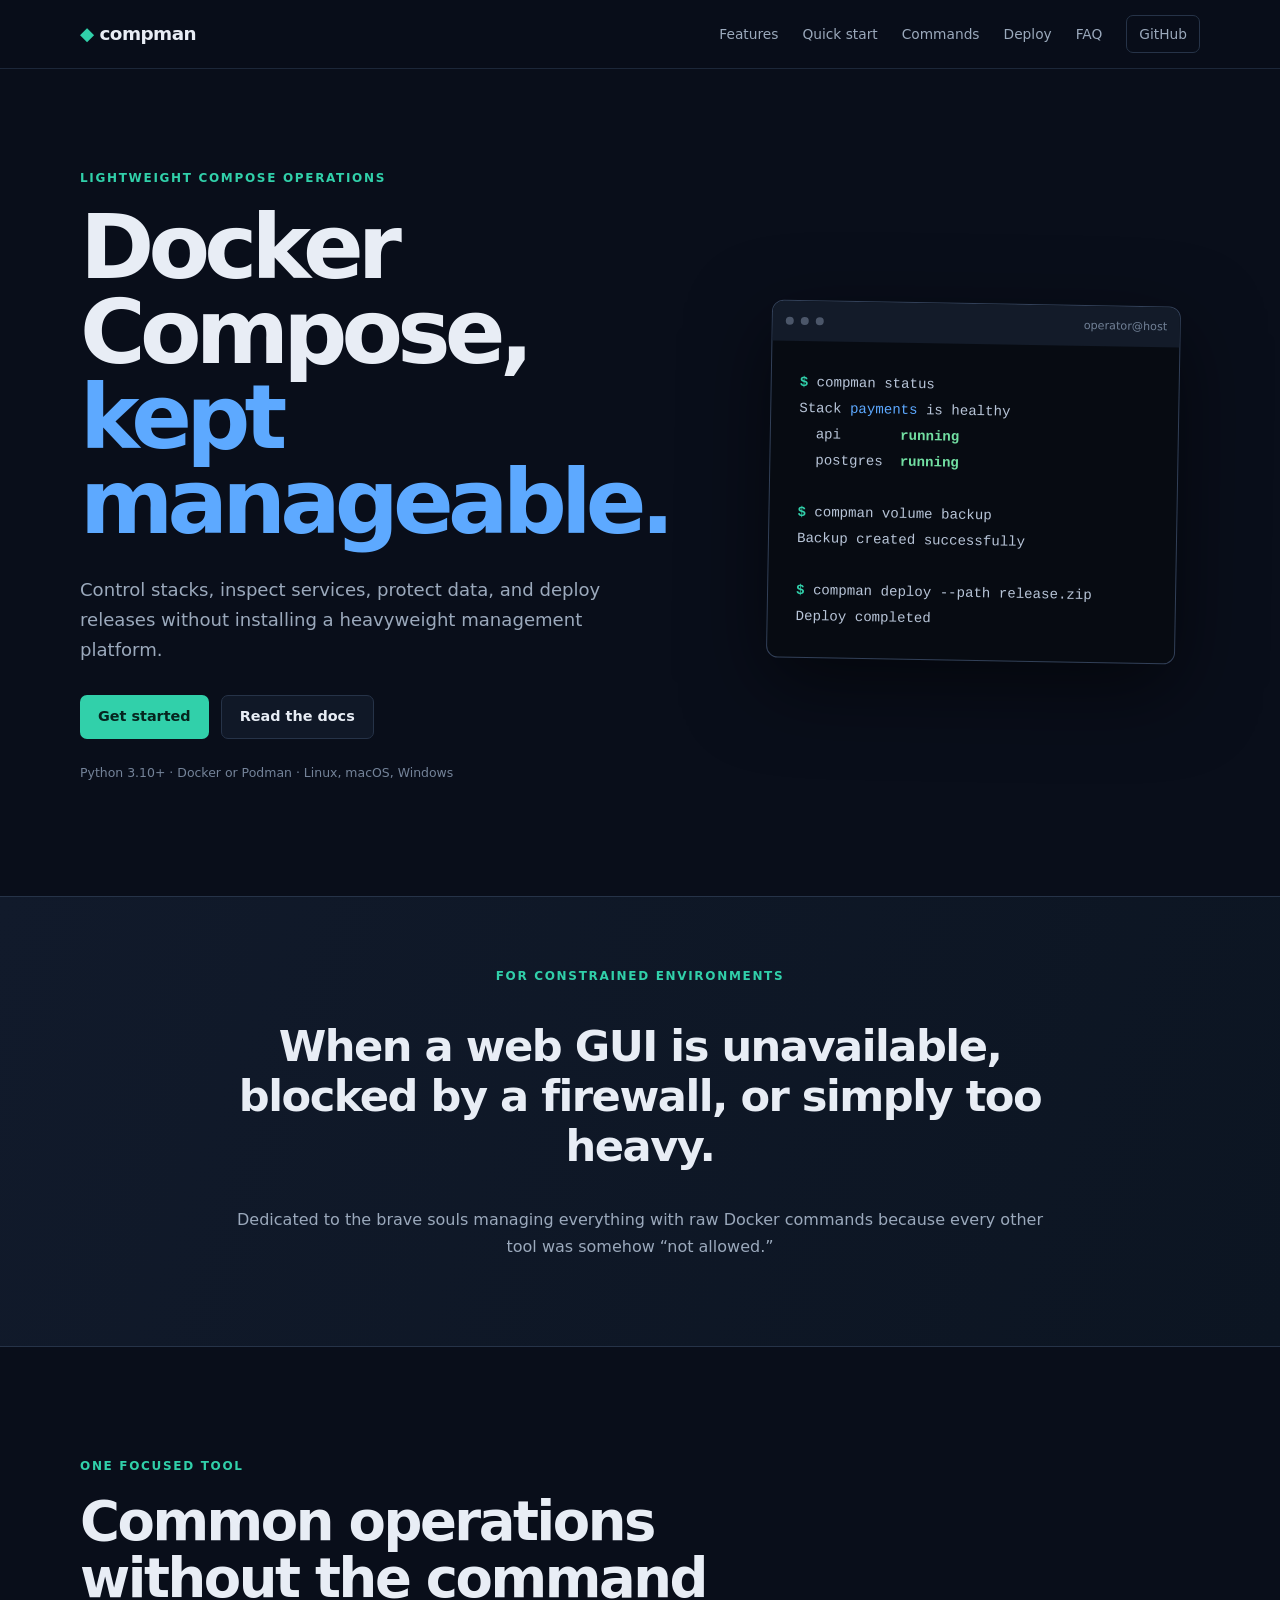
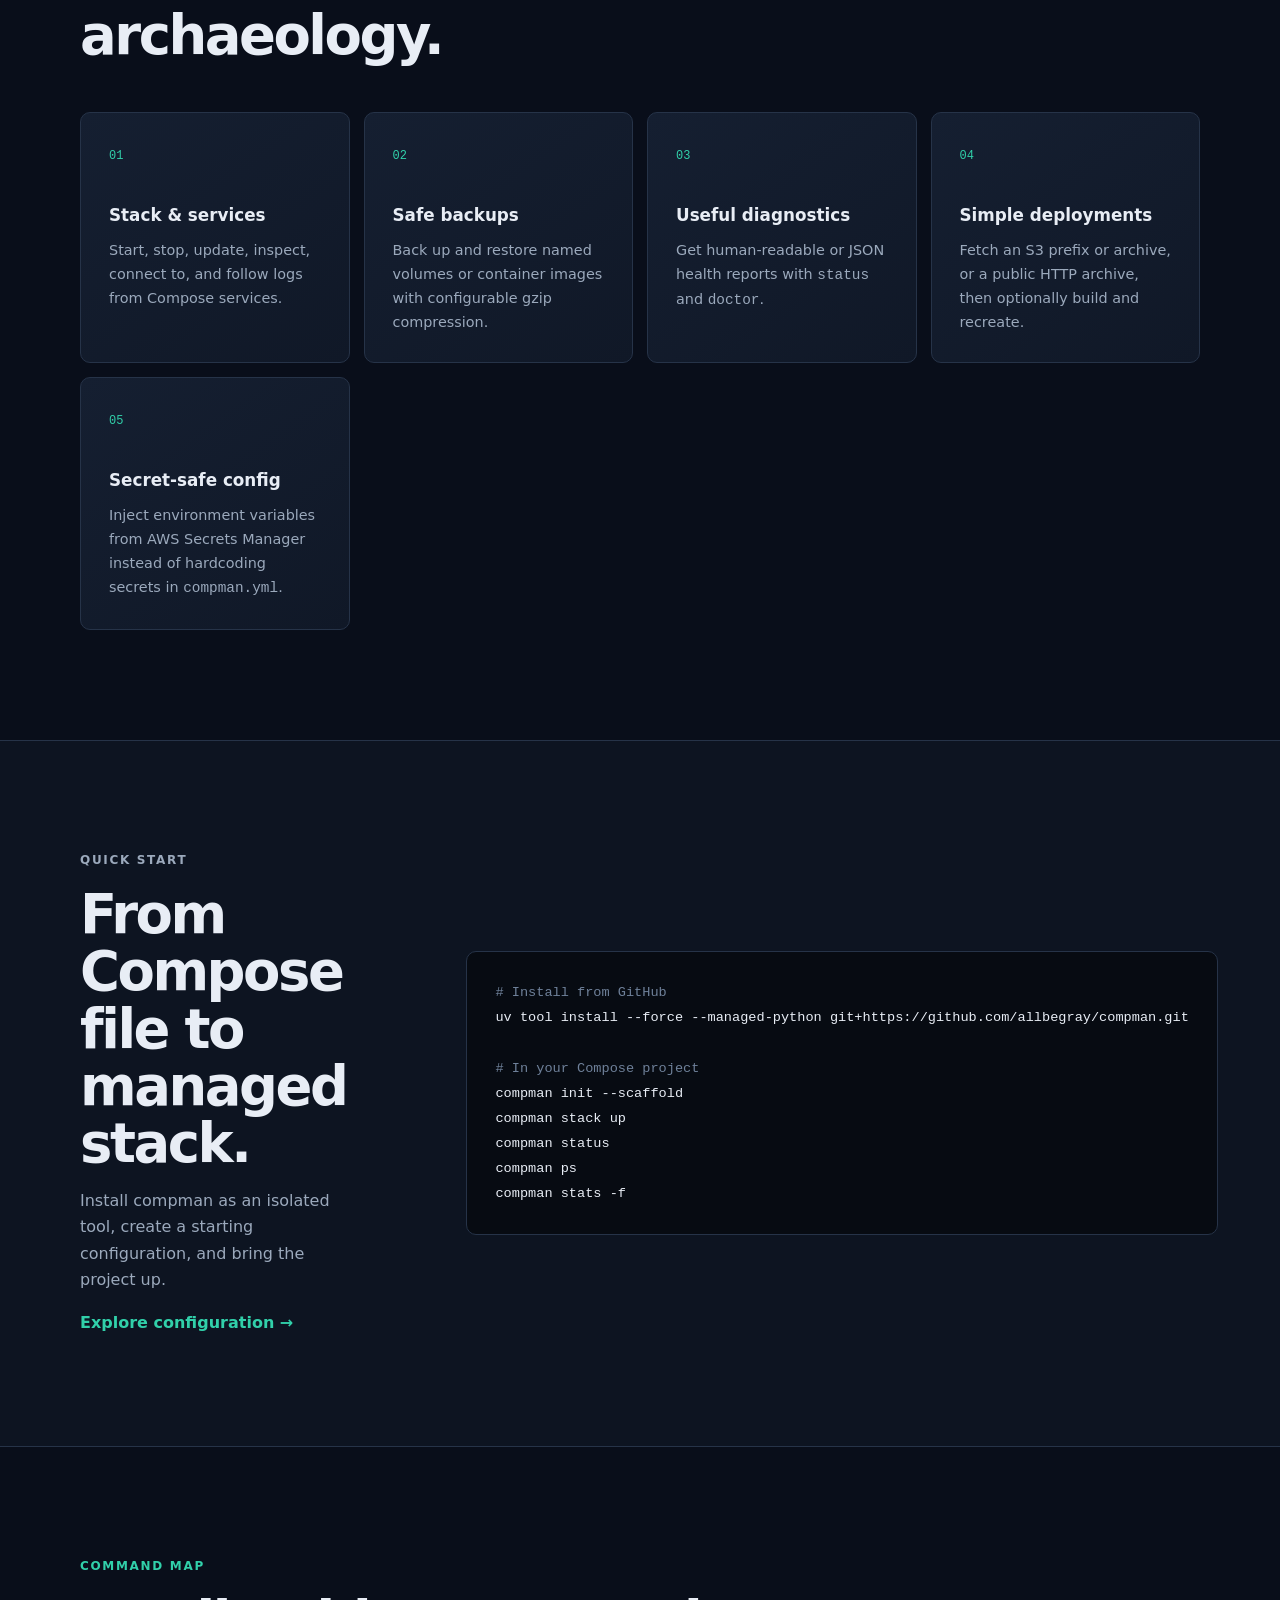
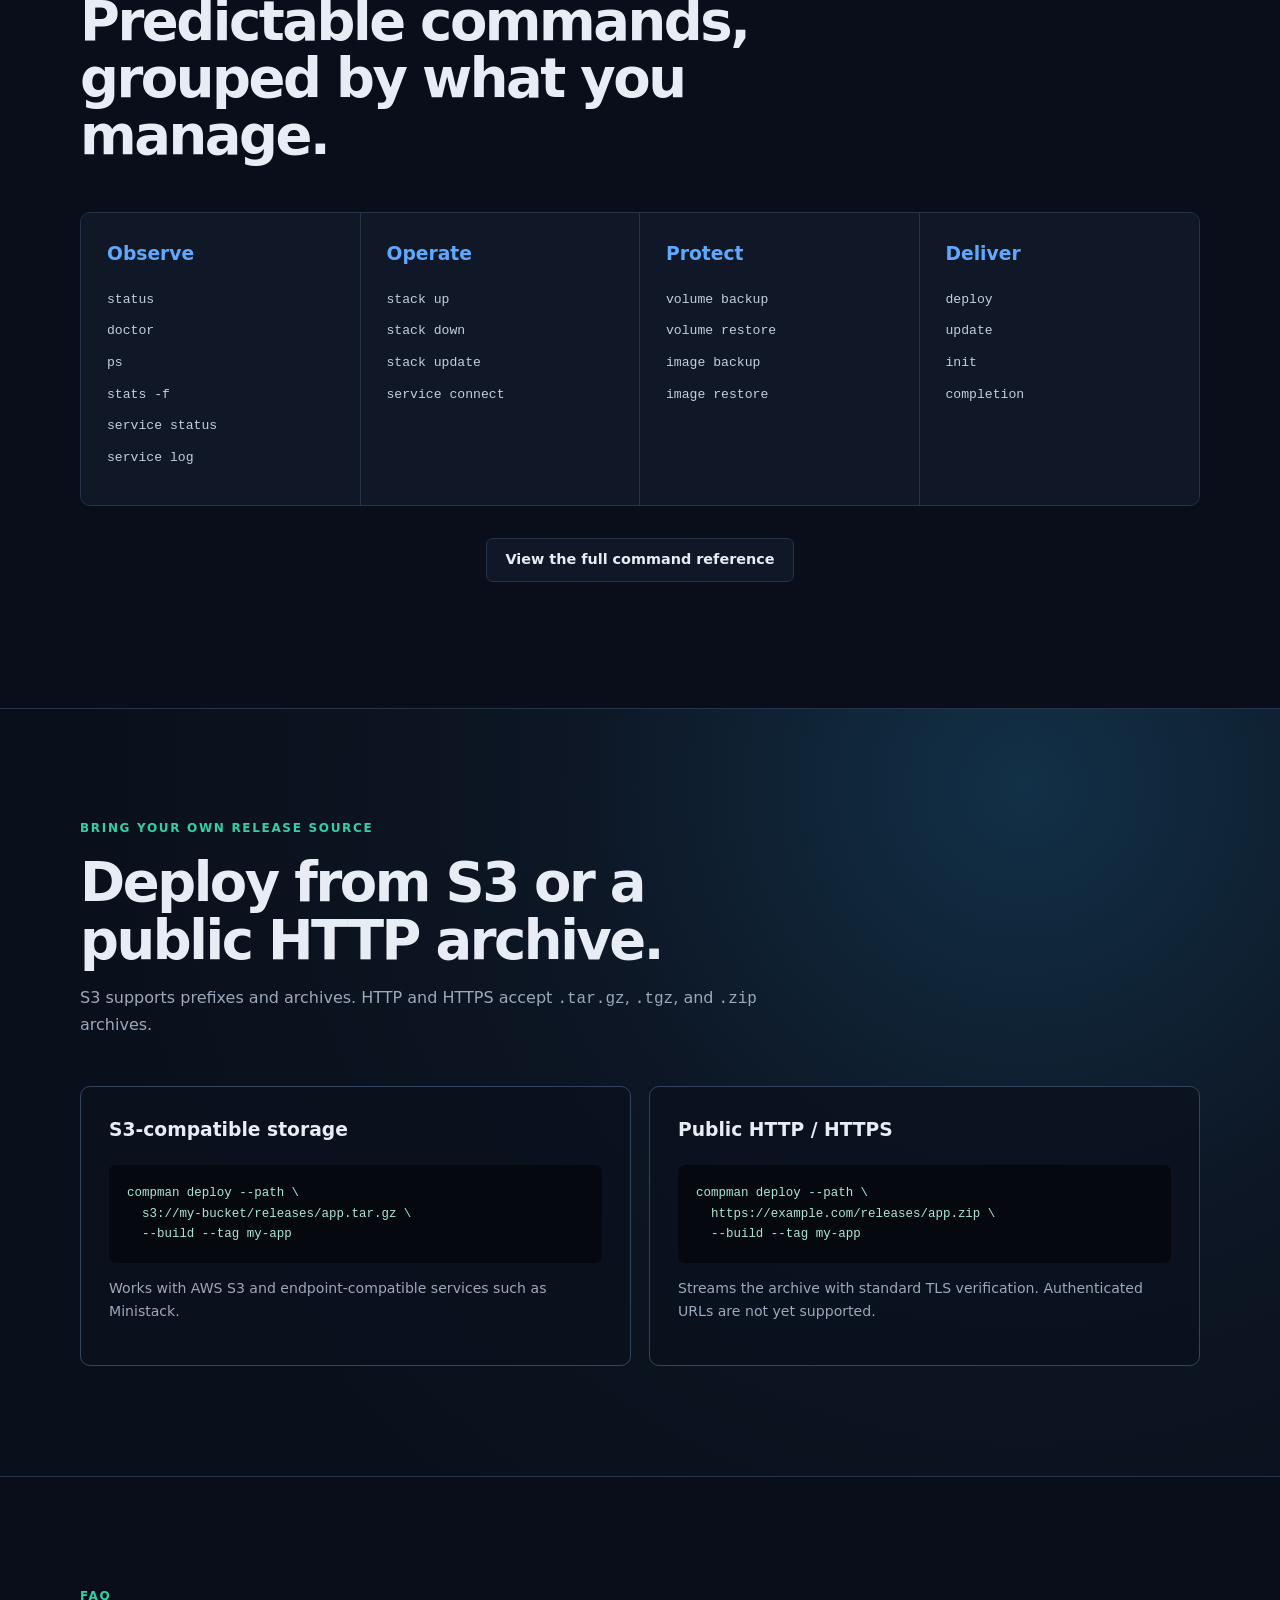
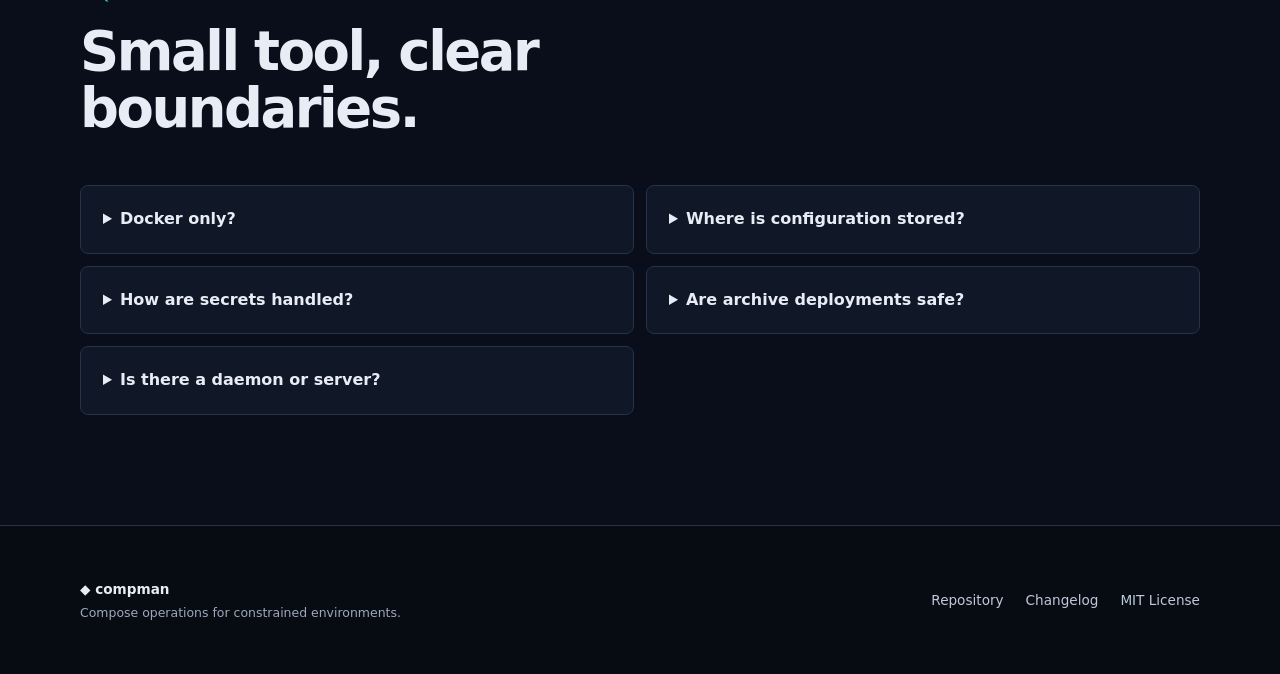
<file: docs/site/index.html>
<!doctype html>
<html lang="en">
<head>
  <meta charset="utf-8">
  <meta name="viewport" content="width=device-width, initial-scale=1">
  <meta name="description" content="compman is a lightweight CLI for Docker and Podman Compose stacks, backups, diagnostics, and deployments.">
  <meta name="theme-color" content="#090e1a">
  <title>compman — Docker Compose, kept manageable</title>
  <link rel="stylesheet" href="styles.css">
</head>
<body>
  <a class="skip-link" href="#main">Skip to content</a>
  <header class="site-header">
    <nav class="nav shell" aria-label="Main navigation">
      <a class="brand" href="#top"><span aria-hidden="true">◆</span> compman</a>
      <div class="nav-links">
        <a href="#features">Features</a>
        <a href="#quick-start">Quick start</a>
        <a href="#commands">Commands</a>
        <a href="#deploy">Deploy</a>
        <a href="#faq">FAQ</a>
        <a class="nav-github" href="https://github.com/allbegray/compman">GitHub</a>
      </div>
    </nav>
  </header>

  <main id="main">
    <section class="hero shell" id="top">
      <div class="hero-copy">
        <p class="eyebrow">Lightweight Compose operations</p>
        <h1>Docker Compose,<br><span>kept manageable.</span></h1>
        <p class="hero-lead">Control stacks, inspect services, protect data, and deploy releases without installing a heavyweight management platform.</p>
        <div class="hero-actions">
          <a class="button primary" href="#quick-start">Get started</a>
          <a class="button secondary" href="https://github.com/allbegray/compman#readme">Read the docs</a>
        </div>
        <p class="compatibility">Python 3.10+ · Docker or Podman · Linux, macOS, Windows</p>
      </div>
      <div class="terminal" aria-label="Example compman commands">
        <div class="terminal-bar"><i></i><i></i><i></i><span>operator@host</span></div>
        <pre><code><b>$</b> compman status
Stack <em>payments</em> is healthy
  api       <strong>running</strong>
  postgres  <strong>running</strong>

<b>$</b> compman volume backup
Backup created successfully

<b>$</b> compman deploy --path release.zip
Deploy completed</code></pre>
      </div>
    </section>

    <section class="audience">
      <div class="shell audience-inner">
        <p class="eyebrow">For constrained environments</p>
        <h2>When a web GUI is unavailable, blocked by a firewall, or simply too heavy.</h2>
        <p>Dedicated to the brave souls managing everything with raw Docker commands because every other tool was somehow “not allowed.”</p>
      </div>
    </section>

    <section class="section shell" id="features">
      <div class="section-heading">
        <p class="eyebrow">One focused tool</p>
        <h2>Common operations without the command archaeology.</h2>
      </div>
      <div class="feature-grid">
        <article class="card"><span class="card-icon">01</span><h3>Stack &amp; services</h3><p>Start, stop, update, inspect, connect to, and follow logs from Compose services.</p></article>
        <article class="card"><span class="card-icon">02</span><h3>Safe backups</h3><p>Back up and restore named volumes or container images with configurable gzip compression.</p></article>
        <article class="card"><span class="card-icon">03</span><h3>Useful diagnostics</h3><p>Get human-readable or JSON health reports with <code>status</code> and <code>doctor</code>.</p></article>
        <article class="card"><span class="card-icon">04</span><h3>Simple deployments</h3><p>Fetch an S3 prefix or archive, or a public HTTP archive, then optionally build and recreate.</p></article>
        <article class="card"><span class="card-icon">05</span><h3>Secret-safe config</h3><p>Inject environment variables from AWS Secrets Manager instead of hardcoding secrets in <code>compman.yml</code>.</p></article>
      </div>
    </section>

    <section class="section quick-start" id="quick-start">
      <div class="shell split-section">
        <div>
          <p class="eyebrow">Quick start</p>
          <h2>From Compose file to managed stack.</h2>
          <p>Install compman as an isolated tool, create a starting configuration, and bring the project up.</p>
          <a class="text-link" href="https://github.com/allbegray/compman#configuration">Explore configuration →</a>
        </div>
        <div class="code-panel">
          <pre><code><span># Install from GitHub</span>
uv tool install --force --managed-python git+https://github.com/allbegray/compman.git

<span># In your Compose project</span>
compman init --scaffold
compman stack up
compman status
compman ps
compman stats -f</code></pre>
        </div>
      </div>
    </section>

    <section class="section shell" id="commands">
      <div class="section-heading">
        <p class="eyebrow">Command map</p>
        <h2>Predictable commands, grouped by what you manage.</h2>
      </div>
      <div class="command-grid">
        <div><h3>Observe</h3><code>status</code><code>doctor</code><code>ps</code><code>stats -f</code><code>service status</code><code>service log</code></div>
        <div><h3>Operate</h3><code>stack up</code><code>stack down</code><code>stack update</code><code>service connect</code></div>
        <div><h3>Protect</h3><code>volume backup</code><code>volume restore</code><code>image backup</code><code>image restore</code></div>
        <div><h3>Deliver</h3><code>deploy</code><code>update</code><code>init</code><code>completion</code></div>
      </div>
      <p class="center"><a class="button secondary" href="https://github.com/allbegray/compman#commands">View the full command reference</a></p>
    </section>

    <section class="section deploy-section" id="deploy">
      <div class="shell">
        <div class="section-heading">
          <p class="eyebrow">Bring your own release source</p>
          <h2>Deploy from S3 or a public HTTP archive.</h2>
          <p>S3 supports prefixes and archives. HTTP and HTTPS accept <code>.tar.gz</code>, <code>.tgz</code>, and <code>.zip</code> archives.</p>
        </div>
        <div class="deploy-grid">
          <article><h3>S3-compatible storage</h3><pre><code>compman deploy --path \
  s3://my-bucket/releases/app.tar.gz \
  --build --tag my-app</code></pre><p>Works with AWS S3 and endpoint-compatible services such as Ministack.</p></article>
          <article><h3>Public HTTP / HTTPS</h3><pre><code>compman deploy --path \
  https://example.com/releases/app.zip \
  --build --tag my-app</code></pre><p>Streams the archive with standard TLS verification. Authenticated URLs are not yet supported.</p></article>
        </div>
      </div>
    </section>

    <section class="section shell" id="faq">
      <div class="section-heading"><p class="eyebrow">FAQ</p><h2>Small tool, clear boundaries.</h2></div>
      <div class="faq-grid">
        <details><summary>Docker only?</summary><p>No. compman auto-detects Docker Compose, Podman Compose, legacy docker-compose, and podman-compose.</p></details>
        <details><summary>Where is configuration stored?</summary><p>A project-local <code>compman.yml</code> describes the stack, Compose files, profiles, managed directories, and optional deploy source.</p></details>
        <details><summary>How are secrets handled?</summary><p>compman can inject environment variables from AWS Secrets Manager at command time, so secrets never need to live in <code>compman.yml</code>.</p></details>
        <details><summary>Are archive deployments safe?</summary><p>Archive extraction rejects absolute paths, traversal, and links. Managed-tree replacement rolls back if its file swap fails.</p></details>
        <details><summary>Is there a daemon or server?</summary><p>No. compman is an on-demand CLI that delegates container operations to the detected local runtime.</p></details>
      </div>
    </section>
  </main>

  <footer class="footer">
    <div class="shell footer-inner">
      <p><strong>◆ compman</strong><br><span>Compose operations for constrained environments.</span></p>
      <p><a href="https://github.com/allbegray/compman">Repository</a><a href="https://github.com/allbegray/compman/blob/main/CHANGELOG.md">Changelog</a><a href="https://github.com/allbegray/compman/blob/main/LICENSE">MIT License</a></p>
    </div>
  </footer>
</body>
</html>
</file>
<file: docs/site/styles.css>
:root {
  color-scheme: dark;
  --bg: #090e1a;
  --surface: #101827;
  --surface-2: #151f31;
  --line: #263348;
  --text: #e8edf5;
  --muted: #9ba9bc;
  --accent: #31d0aa;
  --accent-2: #5da9ff;
  --max: 1120px;
  font-family: Inter, ui-sans-serif, system-ui, -apple-system, BlinkMacSystemFont, "Segoe UI", sans-serif;
}

* { box-sizing: border-box; }
html { scroll-behavior: smooth; }
body { margin: 0; background: var(--bg); color: var(--text); line-height: 1.65; }
a { color: inherit; text-decoration: none; }
code, pre { font-family: "Cascadia Code", "SFMono-Regular", Consolas, monospace; }
.shell { width: min(calc(100% - 40px), var(--max)); margin-inline: auto; }
.skip-link { position: fixed; top: -80px; left: 16px; z-index: 20; padding: 10px 14px; background: var(--accent); color: #06251f; border-radius: 6px; }
.skip-link:focus { top: 12px; }
:focus-visible { outline: 3px solid var(--accent-2); outline-offset: 4px; border-radius: 3px; }

.site-header { position: sticky; top: 0; z-index: 10; background: color-mix(in srgb, var(--bg) 88%, transparent); border-bottom: 1px solid color-mix(in srgb, var(--line) 70%, transparent); backdrop-filter: blur(18px); }
.nav { min-height: 68px; display: flex; align-items: center; justify-content: space-between; gap: 30px; }
.brand { font-weight: 800; letter-spacing: -.03em; font-size: 1.15rem; }
.brand span { color: var(--accent); }
.nav-links { display: flex; align-items: center; gap: 24px; font-size: .86rem; color: var(--muted); }
.nav-links a:hover { color: var(--text); }
.nav-github { border: 1px solid var(--line); padding: 7px 12px; border-radius: 7px; }

.hero { min-height: 680px; display: grid; grid-template-columns: 1.05fr .95fr; gap: clamp(40px, 8vw, 100px); align-items: center; padding-block: 100px; }
.eyebrow { margin: 0 0 16px; color: var(--accent); font-size: .75rem; font-weight: 800; letter-spacing: .14em; text-transform: uppercase; }
h1 { margin: 0; font-size: clamp(3.1rem, 7vw, 5.8rem); line-height: .95; letter-spacing: -.065em; }
h1 span { color: var(--accent-2); }
.hero-lead { max-width: 620px; margin: 30px 0; color: var(--muted); font-size: 1.13rem; }
.hero-actions { display: flex; gap: 12px; flex-wrap: wrap; }
.button { display: inline-flex; min-height: 44px; align-items: center; justify-content: center; padding: 0 18px; border-radius: 7px; font-weight: 750; font-size: .9rem; }
.button.primary { background: var(--accent); color: #06251f; }
.button.primary:hover { background: #54dfbd; }
.button.secondary { border: 1px solid var(--line); background: var(--surface); }
.button.secondary:hover { border-color: #53647d; }
.compatibility { margin-top: 24px; color: #748399; font-size: .78rem; }

.terminal { overflow: hidden; border: 1px solid #324058; border-radius: 12px; background: #070b12; box-shadow: 0 26px 80px #0008; transform: rotate(1deg); }
.terminal-bar { display: flex; align-items: center; gap: 7px; min-height: 40px; padding: 0 13px; background: #131b29; color: #718096; font-size: .7rem; }
.terminal-bar i { width: 8px; height: 8px; border-radius: 50%; background: #4b5669; }
.terminal-bar span { margin-left: auto; }
.terminal pre { margin: 0; padding: 28px; color: #b8c5d8; font-size: clamp(.73rem, 1.3vw, .88rem); line-height: 1.85; overflow-x: auto; }
.terminal b { color: var(--accent); }.terminal strong { color: #72dfa2; }.terminal em { color: var(--accent-2); font-style: normal; }

.audience { border-block: 1px solid var(--line); background: linear-gradient(110deg, #111a2b, #0c1522); }
.audience-inner { padding-block: 70px; max-width: 840px; text-align: center; }
.audience h2 { font-size: clamp(1.7rem, 4vw, 2.7rem); line-height: 1.15; letter-spacing: -.035em; }
.audience p:last-child { color: var(--muted); }
.section { padding-block: 110px; }
.section-heading { max-width: 720px; margin-bottom: 48px; }
.section-heading h2, .split-section h2 { margin: 0 0 16px; font-size: clamp(2rem, 5vw, 3.4rem); line-height: 1.05; letter-spacing: -.045em; }
.section-heading > p:last-child, .split-section > div > p { color: var(--muted); }

.feature-grid { display: grid; grid-template-columns: repeat(4, 1fr); gap: 14px; }
.card { padding: 28px; border: 1px solid var(--line); border-radius: 10px; background: linear-gradient(145deg, var(--surface-2), var(--surface)); }
.card-icon { color: var(--accent); font-family: monospace; font-size: .75rem; }
.card h3 { margin: 34px 0 10px; font-size: 1.05rem; }
.card p { margin: 0; color: var(--muted); font-size: .9rem; }

.quick-start { background: #0d1421; border-block: 1px solid var(--line); }
.split-section { display: grid; grid-template-columns: .85fr 1.15fr; align-items: center; gap: clamp(50px, 10vw, 120px); }
.text-link { color: var(--accent); font-weight: 700; }
.code-panel { border: 1px solid var(--line); border-radius: 10px; background: #070b12; }
.code-panel pre { margin: 0; padding: 28px; overflow-x: auto; font-size: .85rem; line-height: 1.85; }
.code-panel span { color: #6f819a; }

.command-grid { display: grid; grid-template-columns: repeat(4, 1fr); border: 1px solid var(--line); border-radius: 10px; overflow: hidden; }
.command-grid > div { padding: 26px; border-right: 1px solid var(--line); background: var(--surface); }
.command-grid > div:last-child { border: 0; }
.command-grid h3 { margin-top: 0; color: var(--accent-2); }
.command-grid code { display: block; margin: 10px 0; color: #c3cede; font-size: .82rem; }
.center { margin-top: 32px; text-align: center; }

.deploy-section { border-block: 1px solid var(--line); background: radial-gradient(circle at 80% 10%, #123047 0, #0d1624 38%, #0a101b 75%); }
.deploy-grid { display: grid; grid-template-columns: 1fr 1fr; gap: 18px; }
.deploy-grid article { min-width: 0; padding: 28px; border: 1px solid #34445c; border-radius: 10px; background: #0b111dcc; }
.deploy-grid h3 { margin-top: 0; }
.deploy-grid pre { padding: 18px; border-radius: 7px; background: #05080e; overflow-x: auto; color: #a9e8d7; font-size: .78rem; }
.deploy-grid p { color: var(--muted); font-size: .88rem; }

.faq-grid { display: grid; grid-template-columns: 1fr 1fr; gap: 12px; }
details { padding: 20px 22px; border: 1px solid var(--line); border-radius: 8px; background: var(--surface); }
summary { cursor: pointer; font-weight: 750; }
details p { margin-bottom: 0; color: var(--muted); font-size: .9rem; }
.footer { border-top: 1px solid var(--line); background: #070b12; }
.footer-inner { min-height: 150px; display: flex; justify-content: space-between; align-items: center; gap: 30px; color: var(--muted); font-size: .85rem; }
.footer strong { color: var(--text); }.footer span { font-size: .78rem; }.footer a { margin-left: 22px; color: #bdc9da; }.footer a:hover { color: var(--accent); }

@media (max-width: 900px) {
  .nav-links a:not(.nav-github) { display: none; }
  .hero { min-height: auto; grid-template-columns: 1fr; padding-block: 80px; }
  .terminal { max-width: 650px; transform: none; }
  .feature-grid, .command-grid { grid-template-columns: 1fr 1fr; }
  .command-grid > div:nth-child(2) { border-right: 0; }
  .command-grid > div { border-bottom: 1px solid var(--line); }
  .command-grid > div:nth-last-child(-n+2) { border-bottom: 0; }
}

@media (max-width: 640px) {
  .shell { width: min(calc(100% - 28px), var(--max)); }
  .section { padding-block: 76px; }
  .hero { padding-block: 65px; gap: 55px; }
  h1 { font-size: clamp(2.8rem, 15vw, 4rem); }
  .terminal pre, .code-panel pre { padding: 20px; font-size: .7rem; }
  .feature-grid, .split-section, .command-grid, .deploy-grid, .faq-grid { grid-template-columns: 1fr; }
  .command-grid > div { border-right: 0; border-bottom: 1px solid var(--line) !important; }
  .command-grid > div:last-child { border-bottom: 0 !important; }
  .footer-inner { padding-block: 38px; flex-direction: column; align-items: flex-start; }
  .footer a { margin: 0 18px 0 0; display: inline-block; }
}

@media (prefers-reduced-motion: reduce) {
  html { scroll-behavior: auto; }
}
</file>
